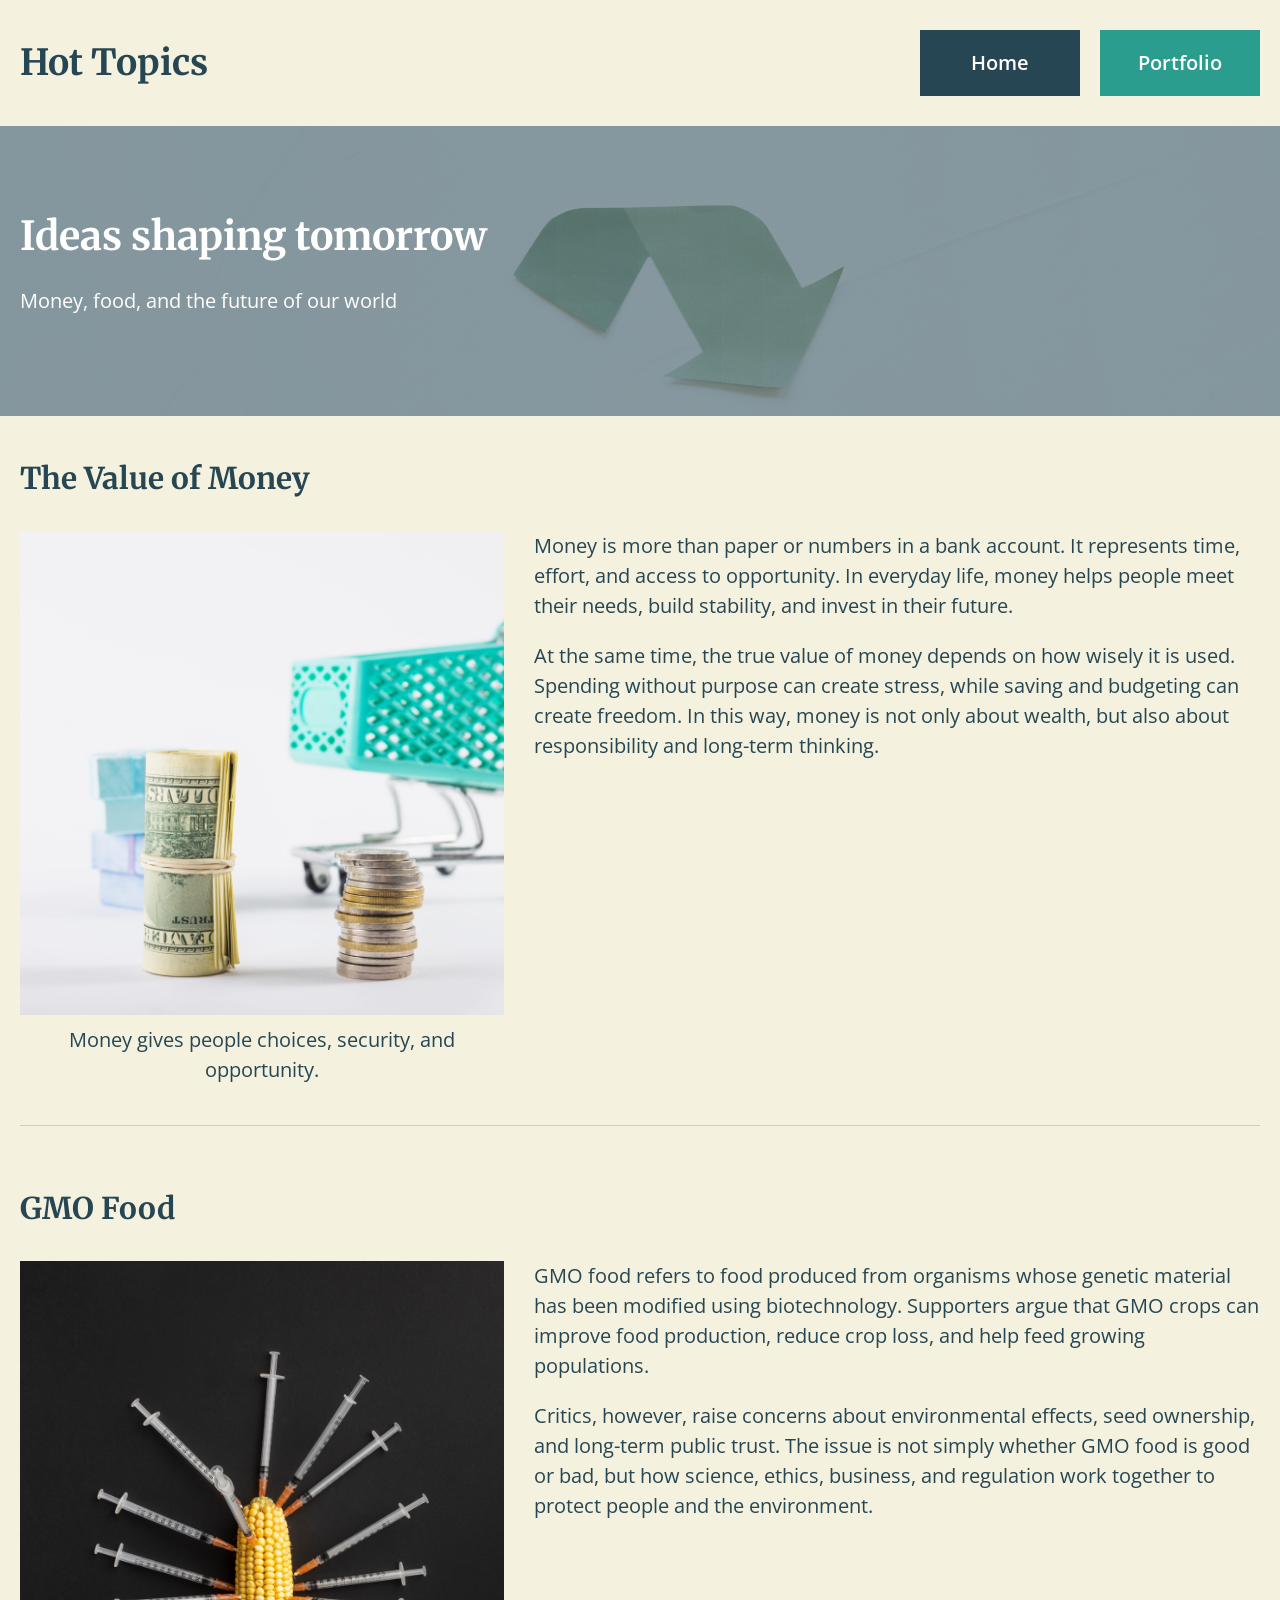
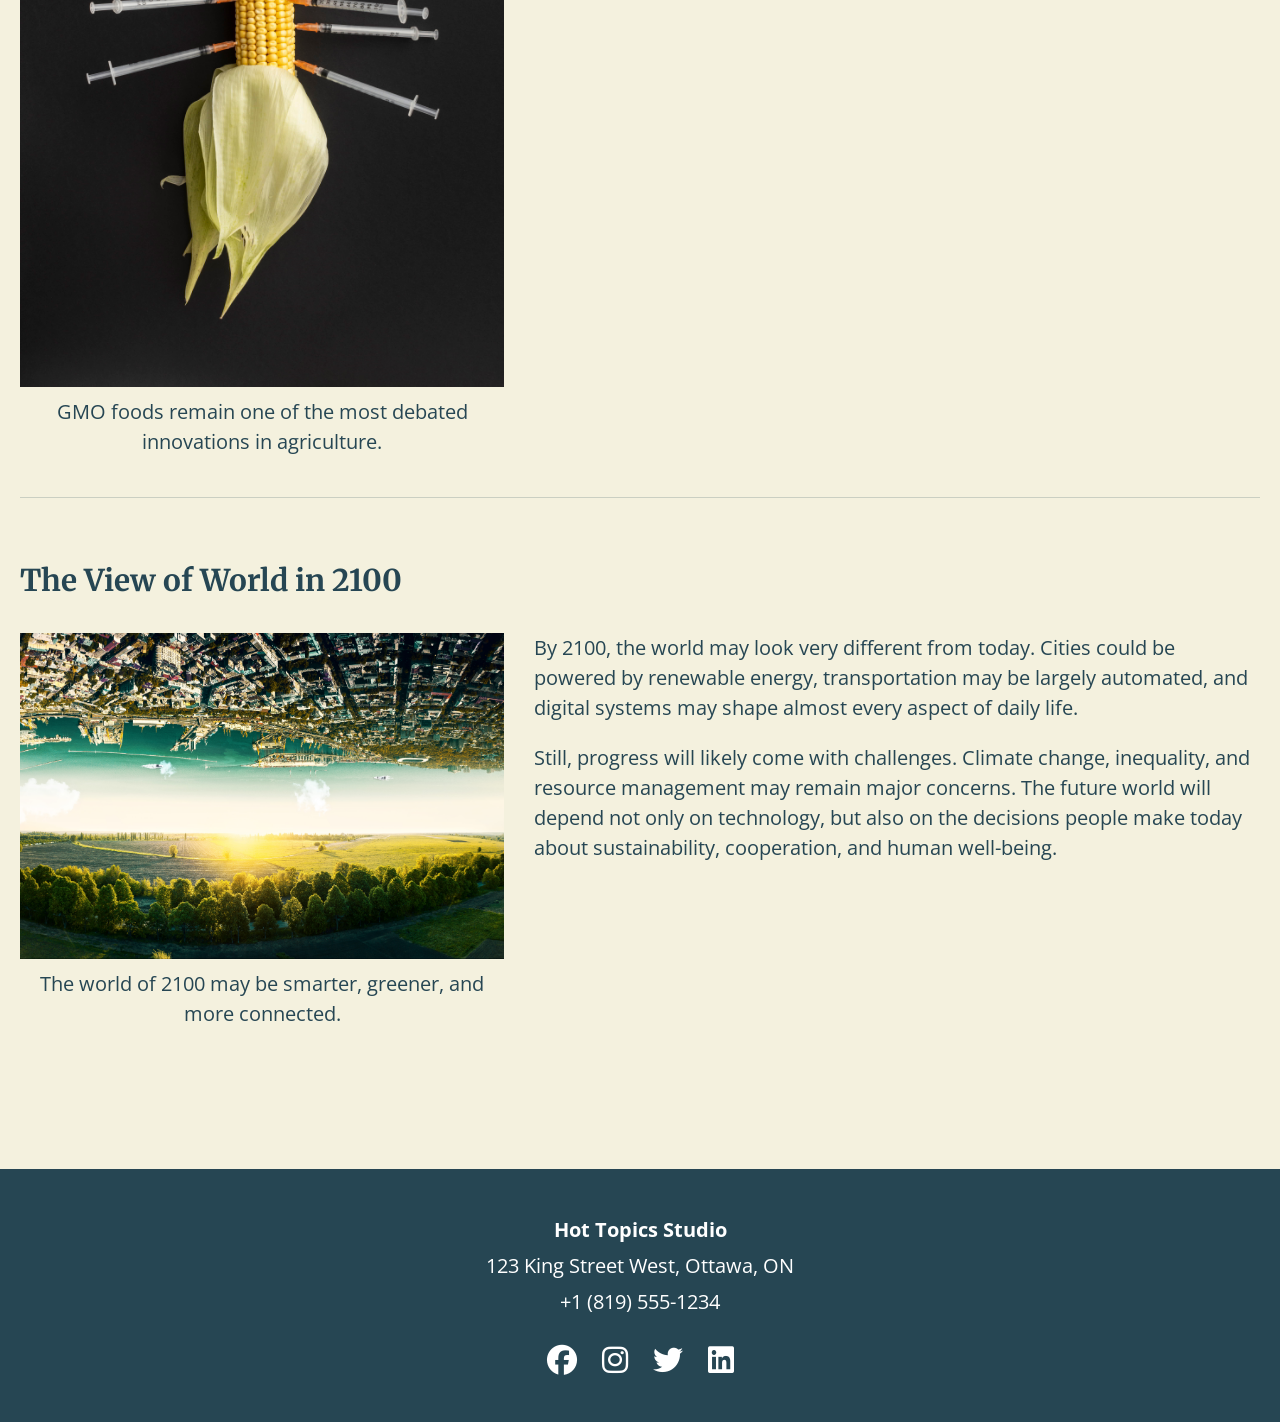
<file: index.html>
<!DOCTYPE html>
<html lang="en">
<head>
  <meta charset="UTF-8">
  <meta name="viewport" content="width=device-width, initial-scale=1.0">
  <title>Hot Topics</title>

  <link rel="preconnect" href="https://fonts.googleapis.com">
  <link rel="preconnect" href="https://fonts.gstatic.com" crossorigin>
  <link href="https://fonts.googleapis.com/css2?family=Merriweather:wght@700&family=Open+Sans:wght@400;600&display=swap" rel="stylesheet">
  <link rel="stylesheet" href="https://cdnjs.cloudflare.com/ajax/libs/font-awesome/6.5.1/css/all.min.css">

  <link rel="stylesheet" href="./css/main.css">
</head>
<body>

  <header class="site-header">
    <div class="wrapper top-bar">
      <div class="logo">
        <h1>Hot Topics</h1>
      </div>

      <nav class="main-nav">
        <ul>
          <li><a href="./partials/home.html" class="nav-link active">Home</a></li>
          <li><a href="./partials/portfolio.html" class="nav-link">Portfolio</a></li>
        </ul>
      </nav>
    </div>

    <div class="masthead">
      <div class="wrapper">
        <h2>Ideas shaping tomorrow</h2>
        <p>Money, food, and the future of our world</p>
      </div>
    </div>
  </header>

  <main id="content" class="wrapper">
    <!-- AJAX content loads here -->
  </main>

  <footer class="site-footer">
  <div class="wrapper footer-content">
    
    <div class="company-info">
      <p><strong>Hot Topics Studio</strong></p>
      <p>123 King Street West, Ottawa, ON</p>
      <p>+1 (819) 555-1234</p>
    </div>

    <div class="social-links">
      <a href="#"><i class="fa-brands fa-facebook"></i></a>
      <a href="#"><i class="fa-brands fa-instagram"></i></a>
      <a href="#"><i class="fa-brands fa-twitter"></i></a>
      <a href="#"><i class="fa-brands fa-linkedin"></i></a>
    </div>

  </div>
</footer>

  <script src="./js/main.js"></script>
</body>
</html>
</file>
<file: css/main.css>
/* 
Analogous colour scheme:
#264653
#2A9D8F
#8AB17D
#E9C46A
#F4F1DE
*/

* {
  box-sizing: border-box;
}

html {
  font-size: 0.75rem;
}

body {
  margin: 0;
  font-family: "Open Sans", sans-serif;
  line-height: 1.5;
  color: #264653;
  background-color: #F4F1DE;
}

img {
  width: 100%;
  display: block;
  height: auto;
}

figure {
  margin: 0;
}

h1,
h2,
h3 {
  font-family: "Merriweather", serif;
  margin-top: 0;
  color: #264653;
}

.wrapper {
  width: 100%;
  max-width: 75rem;
  margin: 0 auto;
  padding: 0 1rem;
}

.site-header {
  background-color: #F4F1DE;
}

.top-bar {
  padding: 1.5rem 1rem;
  text-align: center;
}

.logo h1 {
  margin-bottom: 1rem;
  font-size: 1.8rem;
}

.main-nav ul {
  list-style: none;
  padding: 0;
  margin: 0;
}

.main-nav li {
  margin-bottom: 0.75rem;
}

.main-nav a {
  display: block;
  text-decoration: none;
  background-color: #2A9D8F;
  color: #ffffff;
  padding: 0.9rem 1rem;
  font-weight: 600;
}

.main-nav a.active,
.main-nav a:hover {
  background-color: #264653;
}

.masthead {
  background: linear-gradient(rgba(38, 70, 83, 0.55), rgba(38, 70, 83, 0.55)),
    url("../img/masthead.jpg") center/cover no-repeat;
  color: #ffffff;
  padding: 4rem 0;
}

.masthead h2,
.masthead p {
  color: #ffffff;
}

.masthead h2 {
  font-size: 2rem;
  margin-bottom: 0.5rem;
}

#content {
  padding-top: 2rem;
  padding-bottom: 2rem;
}

.topic-article {
  margin-bottom: 3rem;
  padding-bottom: 2rem;
  border-bottom: 1px solid rgba(38, 70, 83, 0.2);
}

.topic-article:last-child {
  border-bottom: none;
}

.topic-article h2,
.portfolio-content h2 {
  text-align: center;
  margin-bottom: 1.5rem;
}

.article-layout figure {
  margin-bottom: 1rem;
}

.article-layout figcaption {
  text-align: center;
  margin-top: 0.5rem;
}

.article-text p {
  text-align: left;
  margin-top: 0;
}

.card-grid {
  display: grid;
  grid-template-columns: 1fr;
  gap: 1.5rem;
}

.card figcaption {
  text-align: center;
  padding-top: 0.75rem;
  font-weight: 600;
}

.site-footer {
  background-color: #264653;
  color: #ffffff;
  padding: 2rem 0;
}

.site-footer p {
  margin: 0.3rem 0;
}

.footer-content {
  text-align: center;
}

.social-links {
  margin-top: 1rem;
}

.social-links a {
  color: #ffffff;
  font-size: 1.5rem;
  margin: 0 0.5rem;
  text-decoration: none;
}

/* Tablet */
@media (min-width: 35rem) {
  html {
    font-size: 1rem;
  }

  .top-bar {
    display: flex;
    justify-content: space-between;
    align-items: center;
    text-align: left;
  }

  .logo h1 {
    margin-bottom: 0;
  }

  .main-nav ul {
    display: flex;
    gap: 1rem;
  }

  .main-nav li {
    margin-bottom: 0;
  }

  .main-nav a {
    min-width: 8rem;
    text-align: center;
  }

  .article-layout {
    display: flex;
    gap: 1.5rem;
    align-items: flex-start;
  }

  .article-layout figure {
    width: 40%;
    margin-bottom: 0;
  }

  .article-text {
    width: 60%;
  }

  .card-grid {
    grid-template-columns: repeat(2, 1fr);
  }
}

/* Desktop */
@media (min-width: 80rem) {
  html {
    font-size: 1.25rem;
  }

  .top-bar,
  .masthead .wrapper,
  #content{
    text-align: left;
  }

  .topic-article h2,
  .portfolio-content h2 {
    text-align: left;
  }

  .card-grid {
    grid-template-columns: repeat(3, 1fr);
  }
}
</file>
